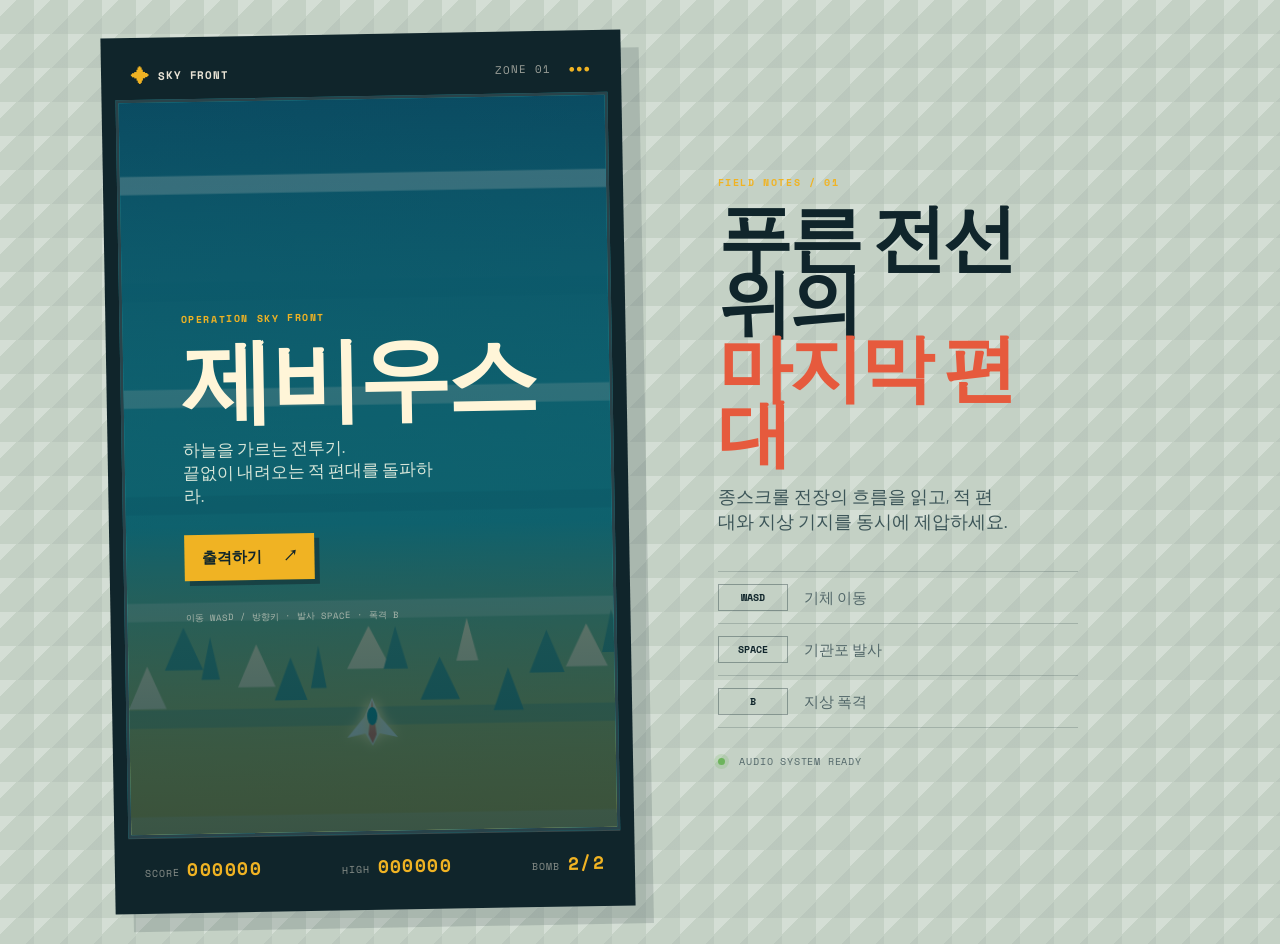
<file: Game01/index.html>
<!DOCTYPE html>
<html lang="ko">
<head>
  <meta charset="UTF-8">
  <meta name="viewport" content="width=device-width, initial-scale=1.0">
  <title>제비우스: SKY FRONT</title>
  <link rel="stylesheet" href="style.css">
</head>
<body>
  <main class="game-shell">
    <section class="cabinet" aria-label="제비우스 슈팅게임">
      <header class="topbar">
        <div class="brand"><span class="brand-mark">✦</span><span>SKY FRONT</span></div>
        <div class="status"><span>ZONE 01</span><span id="lifeStatus">●●●</span></div>
      </header>
      <div class="screen-wrap">
        <canvas id="gameCanvas" width="480" height="720" aria-label="게임 화면"></canvas>
        <div id="startPanel" class="overlay">
          <p class="eyebrow">OPERATION SKY FRONT</p>
          <h1>제비우스</h1>
          <p class="lead">하늘을 가르는 전투기.<br>끝없이 내려오는 적 편대를 돌파하라.</p>
          <button id="startButton" class="primary-button">출격하기 <span>↗</span></button>
          <p class="controls">이동 WASD / 방향키 · 발사 SPACE · 폭격 B</p>
        </div>
        <div id="gameOverPanel" class="overlay hidden">
          <p class="eyebrow">MISSION REPORT</p>
          <h2>전투 종료</h2>
          <p class="final-score">SCORE <strong id="finalScore">000000</strong></p>
          <button id="restartButton" class="primary-button">다시 출격 <span>↗</span></button>
        </div>
      </div>
      <footer class="bottombar">
        <div><span class="label">SCORE</span><strong id="score">000000</strong></div>
        <div><span class="label">HIGH</span><strong id="highScore">000000</strong></div>
        <div><span class="label">BOMB</span><strong id="bombs">2/2</strong></div>
      </footer>
    </section>
    <aside class="briefing">
      <p class="eyebrow">FIELD NOTES / 01</p>
      <h2>푸른 전선 위의<br><em>마지막 편대</em></h2>
      <p>종스크롤 전장의 흐름을 읽고, 적 편대와 지상 기지를 동시에 제압하세요.</p>
      <div class="key-list">
        <div><kbd>WASD</kbd><span>기체 이동</span></div>
        <div><kbd>SPACE</kbd><span>기관포 발사</span></div>
        <div><kbd>B</kbd><span>지상 폭격</span></div>
      </div>
      <div class="signal"><span></span> AUDIO SYSTEM READY</div>
    </aside>
  </main>
  <script src="game.js"></script>
</body>
</html>
</file>
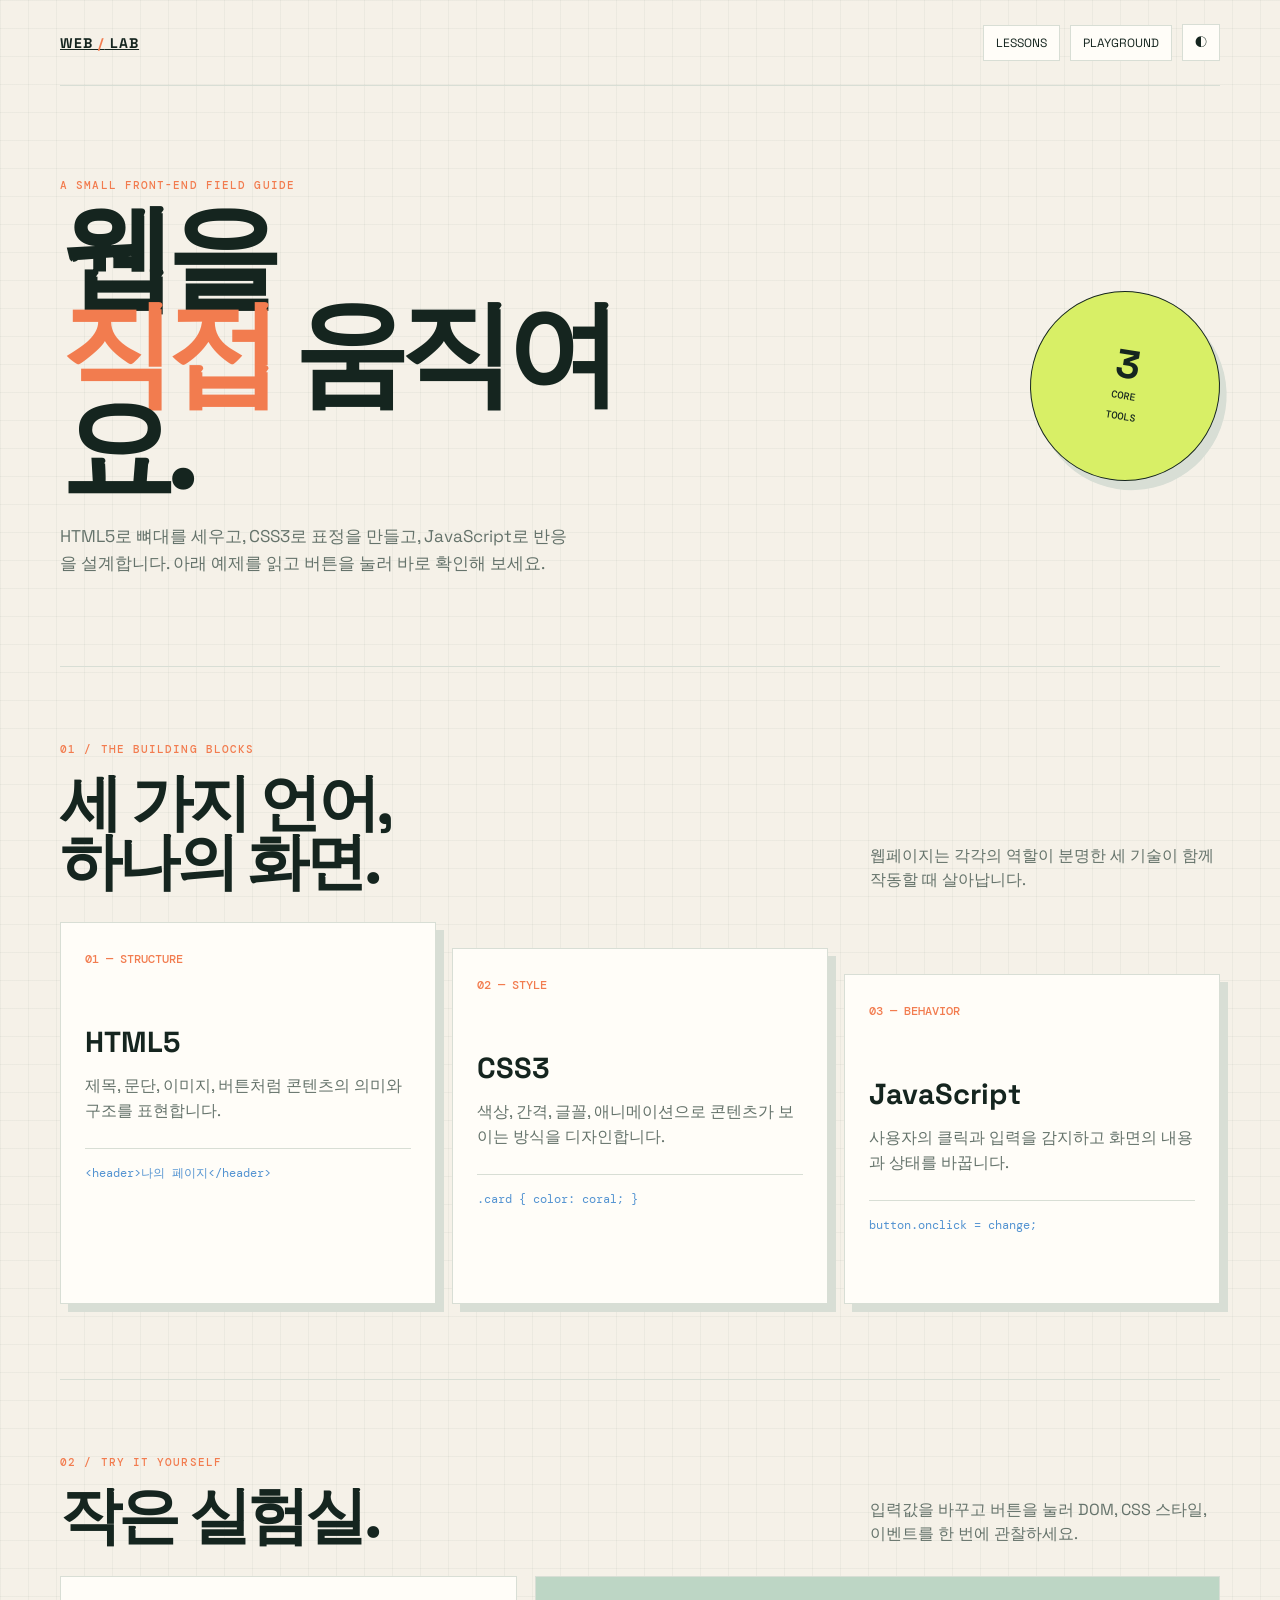
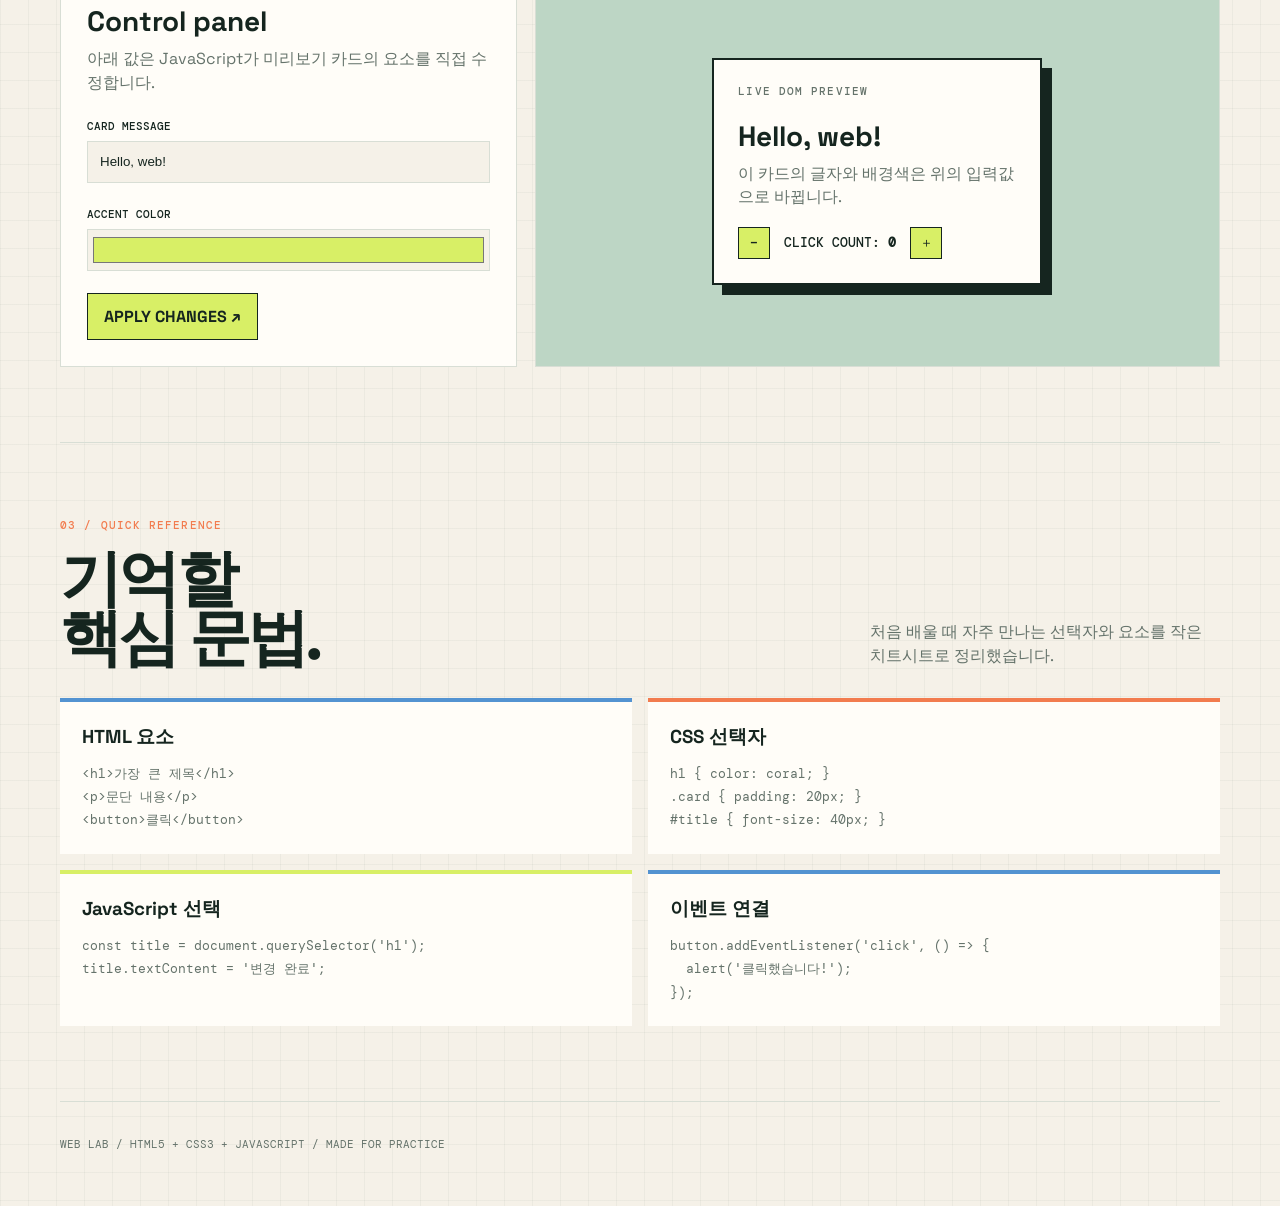
<file: DemoPage.html>
<!DOCTYPE html>
<html lang="ko">
<head>
  <meta charset="UTF-8">
  <meta name="viewport" content="width=device-width, initial-scale=1.0">
  <meta name="description" content="HTML5, CSS3, JavaScript를 한 페이지에서 공부하는 인터랙티브 학습 노트">
  <title>WEB LAB | HTML CSS JavaScript</title>
  <style>
    @import url('https://fonts.googleapis.com/css2?family=DM+Mono:wght@400;500&family=Space+Grotesk:wght@400;500;600;700&display=swap');

    :root {
      --ink: #15251f;
      --muted: #65736b;
      --paper: #f5f1e8;
      --panel: #fffdf8;
      --line: #d8ded5;
      --lime: #d8ef66;
      --orange: #f27c4f;
      --blue: #5393d1;
      --shadow: 8px 8px 0 #d8ded5;
    }

    * { box-sizing: border-box; }
    html { scroll-behavior: smooth; }
    body {
      margin: 0;
      color: var(--ink);
      background-color: var(--paper);
      background-image: linear-gradient(rgba(21, 37, 31, .04) 1px, transparent 1px), linear-gradient(90deg, rgba(21, 37, 31, .04) 1px, transparent 1px);
      background-size: 28px 28px;
      font-family: 'Space Grotesk', sans-serif;
    }
    body.dark {
      --ink: #f5f1e8;
      --muted: #aab5ad;
      --paper: #17231e;
      --panel: #223129;
      --line: #405148;
      --shadow: 8px 8px 0 #0d1511;
      background-color: var(--paper);
    }
    a { color: inherit; }
    button { font: inherit; }

    .site-header {
      width: min(1160px, calc(100% - 40px));
      margin: auto;
      padding: 24px 0;
      display: flex;
      justify-content: space-between;
      align-items: center;
      border-bottom: 1px solid var(--line);
    }
    .logo { font-size: 14px; font-weight: 700; letter-spacing: .08em; }
    .logo span { color: var(--orange); }
    .top-actions { display: flex; gap: 10px; align-items: center; }
    .icon-button, .nav-link {
      border: 1px solid var(--line);
      padding: 9px 12px;
      color: var(--ink);
      background: var(--panel);
      cursor: pointer;
      text-decoration: none;
      font-size: 12px;
    }
    .icon-button:hover, .nav-link:hover { border-color: var(--ink); transform: translateY(-2px); }

    main { width: min(1160px, calc(100% - 40px)); margin: auto; }
    .hero { min-height: 500px; padding: 92px 0 72px; display: grid; grid-template-columns: 1.2fr .8fr; gap: 60px; align-items: end; }
    .eyebrow, .section-label { margin: 0 0 18px; color: var(--orange); font: 500 11px 'DM Mono', monospace; letter-spacing: .1em; text-transform: uppercase; }
    h1, h2, h3, p { margin-top: 0; }
    h1 { max-width: 730px; margin-bottom: 26px; font-size: clamp(58px, 9vw, 118px); line-height: .83; letter-spacing: -.075em; }
    h1 em { color: var(--orange); font-style: normal; }
    .hero-copy { max-width: 510px; color: var(--muted); font-size: 17px; line-height: 1.6; }
    .hero-stamp { align-self: center; justify-self: end; width: 190px; height: 190px; padding: 25px; border: 1px solid var(--ink); border-radius: 50%; display: grid; place-items: center; text-align: center; transform: rotate(9deg); background: var(--lime); box-shadow: var(--shadow); }
    .hero-stamp strong { display: block; font-size: 40px; line-height: .9; }
    .hero-stamp small { font: 500 10px 'DM Mono', monospace; }

    .section { padding: 75px 0; border-top: 1px solid var(--line); }
    .section-heading { display: flex; justify-content: space-between; gap: 30px; align-items: end; margin-bottom: 30px; }
    .section h2 { max-width: 520px; margin-bottom: 0; font-size: clamp(34px, 5vw, 62px); line-height: .95; letter-spacing: -.06em; }
    .section-intro { max-width: 350px; margin-bottom: 0; color: var(--muted); line-height: 1.5; }
    .lesson-grid { display: grid; grid-template-columns: repeat(3, 1fr); gap: 16px; }
    .lesson-card { min-height: 330px; padding: 24px; border: 1px solid var(--line); background: var(--panel); box-shadow: var(--shadow); transition: transform .2s; }
    .lesson-card:hover { transform: translate(-3px, -3px); }
    .lesson-card:nth-child(2) { margin-top: 26px; }
    .lesson-card:nth-child(3) { margin-top: 52px; }
    .lesson-card .number { color: var(--orange); font: 500 12px 'DM Mono', monospace; }
    .lesson-card h3 { margin: 55px 0 14px; font-size: 29px; }
    .lesson-card p { color: var(--muted); line-height: 1.55; }
    .code-line { display: block; margin-top: 24px; padding-top: 16px; border-top: 1px solid var(--line); color: var(--blue); font: 12px 'DM Mono', monospace; }

    .playground { display: grid; grid-template-columns: .8fr 1.2fr; gap: 18px; }
    .control-panel, .preview-panel { padding: 26px; border: 1px solid var(--line); background: var(--panel); }
    .control-panel h3 { margin-bottom: 8px; font-size: 28px; }
    .control-panel p { color: var(--muted); line-height: 1.5; }
    .control-row { margin-top: 24px; }
    label { display: block; margin-bottom: 8px; font: 500 11px 'DM Mono', monospace; text-transform: uppercase; }
    input[type="text"], input[type="color"] { width: 100%; height: 42px; border: 1px solid var(--line); background: var(--paper); color: var(--ink); padding: 0 12px; }
    input[type="color"] { padding: 3px; cursor: pointer; }
    .action-button { margin-top: 22px; border: 1px solid var(--ink); padding: 12px 16px; color: var(--ink); background: var(--lime); cursor: pointer; font-weight: 700; }
    .action-button:hover { box-shadow: 4px 4px 0 var(--ink); transform: translate(-2px, -2px); }
    .preview-panel { display: grid; place-items: center; min-height: 345px; background: #bdd6c5; }
    .demo-card { width: min(100%, 330px); padding: 24px; border: 2px solid var(--ink); background: var(--panel); box-shadow: 10px 10px 0 var(--ink); transition: background .25s, transform .25s; }
    .demo-card.active { transform: rotate(-3deg) scale(1.03); }
    .demo-card h3 { margin-bottom: 8px; font-size: 28px; }
    .demo-card p { margin-bottom: 18px; color: var(--muted); line-height: 1.45; }
    .counter { display: flex; align-items: center; gap: 14px; font: 500 13px 'DM Mono', monospace; }
    .counter button { width: 32px; height: 32px; border: 1px solid var(--ink); color: var(--ink); background: var(--lime); cursor: pointer; }

    .cheatsheet { display: grid; grid-template-columns: 1fr 1fr; gap: 16px; }
    .cheat { padding: 22px; border-top: 4px solid var(--blue); background: var(--panel); }
    .cheat:nth-child(2) { border-color: var(--orange); }
    .cheat:nth-child(3) { border-color: var(--lime); }
    .cheat h3 { margin-bottom: 12px; }
    .cheat code { display: block; color: var(--muted); font: 13px/1.8 'DM Mono', monospace; white-space: pre-wrap; }
    footer { padding: 35px 0 55px; color: var(--muted); border-top: 1px solid var(--line); font: 11px 'DM Mono', monospace; }

    @media (max-width: 760px) {
      .site-header, main { width: min(100% - 28px, 600px); }
      .hero { min-height: 0; padding: 65px 0 60px; grid-template-columns: 1fr; gap: 40px; }
      .hero-stamp { justify-self: start; width: 145px; height: 145px; }
      .hero-stamp strong { font-size: 30px; }
      .section-heading, .playground { grid-template-columns: 1fr; display: grid; }
      .lesson-grid, .cheatsheet { grid-template-columns: 1fr; }
      .lesson-card:nth-child(n) { margin-top: 0; }
      .section { padding: 55px 0; }
    }
  </style>
</head>
<body>
  <header class="site-header">
    <a class="logo" href="#top">WEB <span>/</span> LAB</a>
    <nav class="top-actions" aria-label="페이지 메뉴">
      <a class="nav-link" href="#lessons">LESSONS</a>
      <a class="nav-link" href="#playground">PLAYGROUND</a>
      <button class="icon-button" id="themeButton" type="button" aria-label="색상 테마 전환">◐</button>
    </nav>
  </header>

  <main id="top">
    <section class="hero" aria-labelledby="page-title">
      <div>
        <p class="eyebrow">A SMALL FRONT-END FIELD GUIDE</p>
        <h1 id="page-title">웹을<br><em>직접</em> 움직여요.</h1>
        <p class="hero-copy">HTML5로 뼈대를 세우고, CSS3로 표정을 만들고, JavaScript로 반응을 설계합니다. 아래 예제를 읽고 버튼을 눌러 바로 확인해 보세요.</p>
      </div>
      <div class="hero-stamp" aria-label="세 가지 핵심 기술">
        <div><strong>3</strong><small>CORE<br>TOOLS</small></div>
      </div>
    </section>

    <section class="section" id="lessons" aria-labelledby="lesson-title">
      <div class="section-heading">
        <div>
          <p class="section-label">01 / THE BUILDING BLOCKS</p>
          <h2 id="lesson-title">세 가지 언어,<br>하나의 화면.</h2>
        </div>
        <p class="section-intro">웹페이지는 각각의 역할이 분명한 세 기술이 함께 작동할 때 살아납니다.</p>
      </div>
      <div class="lesson-grid">
        <article class="lesson-card">
          <span class="number">01 — STRUCTURE</span>
          <h3>HTML5</h3>
          <p>제목, 문단, 이미지, 버튼처럼 콘텐츠의 의미와 구조를 표현합니다.</p>
          <code class="code-line">&lt;header&gt;나의 페이지&lt;/header&gt;</code>
        </article>
        <article class="lesson-card">
          <span class="number">02 — STYLE</span>
          <h3>CSS3</h3>
          <p>색상, 간격, 글꼴, 애니메이션으로 콘텐츠가 보이는 방식을 디자인합니다.</p>
          <code class="code-line">.card { color: coral; }</code>
        </article>
        <article class="lesson-card">
          <span class="number">03 — BEHAVIOR</span>
          <h3>JavaScript</h3>
          <p>사용자의 클릭과 입력을 감지하고 화면의 내용과 상태를 바꿉니다.</p>
          <code class="code-line">button.onclick = change;</code>
        </article>
      </div>
    </section>

    <section class="section" id="playground" aria-labelledby="playground-title">
      <div class="section-heading">
        <div>
          <p class="section-label">02 / TRY IT YOURSELF</p>
          <h2 id="playground-title">작은 실험실.</h2>
        </div>
        <p class="section-intro">입력값을 바꾸고 버튼을 눌러 DOM, CSS 스타일, 이벤트를 한 번에 관찰하세요.</p>
      </div>
      <div class="playground">
        <div class="control-panel">
          <h3>Control panel</h3>
          <p>아래 값은 JavaScript가 미리보기 카드의 요소를 직접 수정합니다.</p>
          <div class="control-row">
            <label for="messageInput">Card message</label>
            <input id="messageInput" type="text" value="Hello, web!">
          </div>
          <div class="control-row">
            <label for="colorInput">Accent color</label>
            <input id="colorInput" type="color" value="#d8ef66">
          </div>
          <button class="action-button" id="applyButton" type="button">APPLY CHANGES ↗</button>
        </div>
        <div class="preview-panel">
          <article class="demo-card" id="demoCard">
            <p class="eyebrow">LIVE DOM PREVIEW</p>
            <h3 id="previewTitle">Hello, web!</h3>
            <p>이 카드의 글자와 배경색은 위의 입력값으로 바뀝니다.</p>
            <div class="counter">
              <button id="minusButton" type="button" aria-label="카운트 감소">−</button>
              <span>CLICK COUNT: <strong id="countValue">0</strong></span>
              <button id="plusButton" type="button" aria-label="카운트 증가">＋</button>
            </div>
          </article>
        </div>
      </div>
    </section>

    <section class="section" aria-labelledby="cheatsheet-title">
      <div class="section-heading">
        <div>
          <p class="section-label">03 / QUICK REFERENCE</p>
          <h2 id="cheatsheet-title">기억할<br>핵심 문법.</h2>
        </div>
        <p class="section-intro">처음 배울 때 자주 만나는 선택자와 요소를 작은 치트시트로 정리했습니다.</p>
      </div>
      <div class="cheatsheet">
        <div class="cheat"><h3>HTML 요소</h3><code>&lt;h1&gt;가장 큰 제목&lt;/h1&gt;
&lt;p&gt;문단 내용&lt;/p&gt;
&lt;button&gt;클릭&lt;/button&gt;</code></div>
        <div class="cheat"><h3>CSS 선택자</h3><code>h1 { color: coral; }
.card { padding: 20px; }
#title { font-size: 40px; }</code></div>
        <div class="cheat"><h3>JavaScript 선택</h3><code>const title = document.querySelector('h1');
title.textContent = '변경 완료';</code></div>
        <div class="cheat"><h3>이벤트 연결</h3><code>button.addEventListener('click', () =&gt; {
  alert('클릭했습니다!');
});</code></div>
      </div>
    </section>

    <footer>WEB LAB / HTML5 + CSS3 + JAVASCRIPT / MADE FOR PRACTICE</footer>
  </main>

  <script>
    const body = document.body;
    const themeButton = document.querySelector('#themeButton');
    const messageInput = document.querySelector('#messageInput');
    const colorInput = document.querySelector('#colorInput');
    const applyButton = document.querySelector('#applyButton');
    const demoCard = document.querySelector('#demoCard');
    const previewTitle = document.querySelector('#previewTitle');
    const countValue = document.querySelector('#countValue');
    let clickCount = 0;

    themeButton.addEventListener('click', () => {
      body.classList.toggle('dark');
    });

    applyButton.addEventListener('click', () => {
      previewTitle.textContent = messageInput.value || 'Hello, web!';
      demoCard.style.backgroundColor = colorInput.value;
      demoCard.classList.add('active');
      setTimeout(() => demoCard.classList.remove('active'), 500);
    });

    document.querySelector('#plusButton').addEventListener('click', () => {
      clickCount += 1;
      countValue.textContent = clickCount;
    });

    document.querySelector('#minusButton').addEventListener('click', () => {
      clickCount = Math.max(0, clickCount - 1);
      countValue.textContent = clickCount;
    });
  </script>
</body>
</html>
</file>
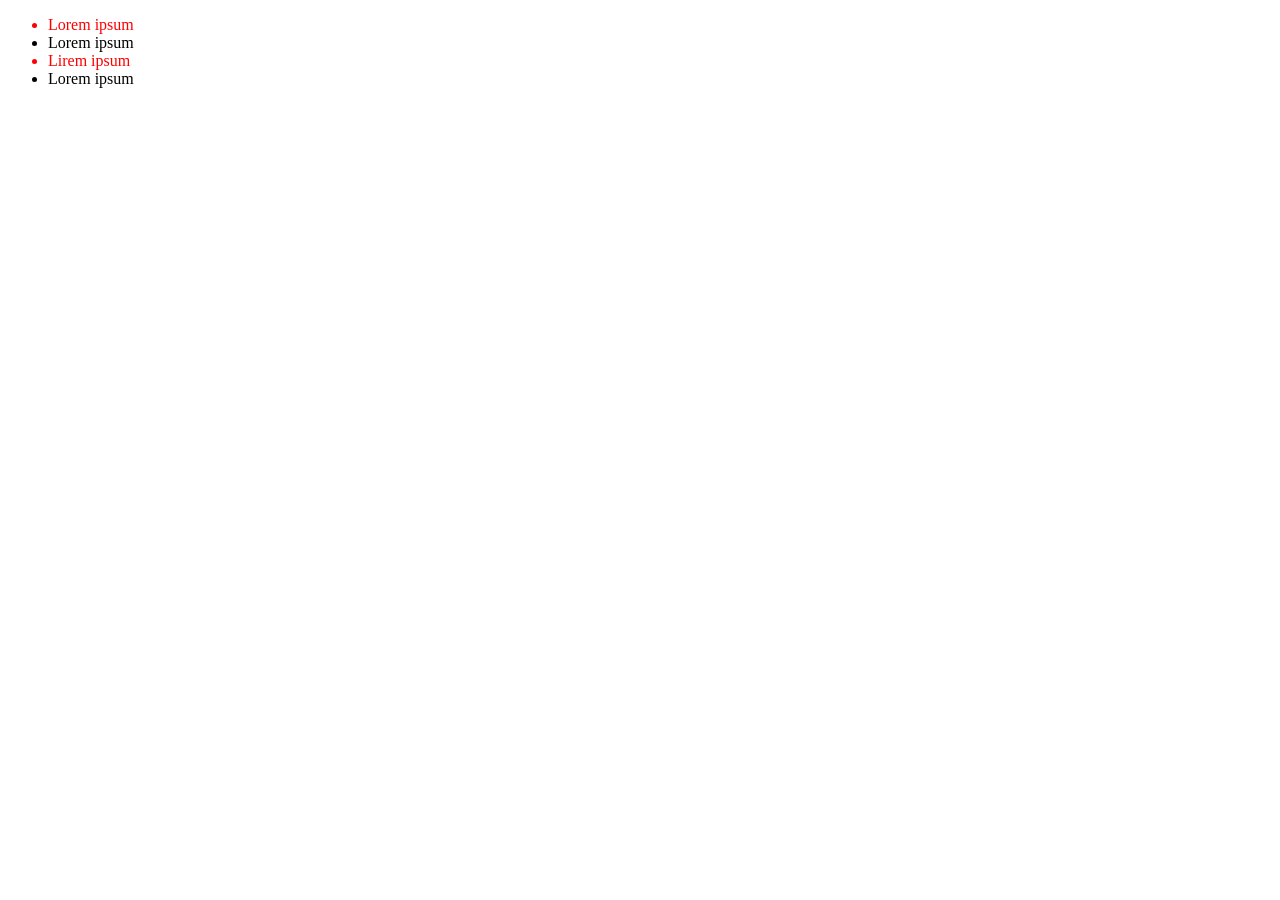
<file: day3/Chap09_Selector.html>
﻿<!DOCTYPE html>
<html xmlns="http://www.w3.org/1999/xhtml">
<head>
<meta http-equiv="Content-Type" content="text/html; charset=utf-8"/>
    <title></title>
    <style>
        /* class 속성으로 select를 가지는 태그의 color속성을  red로 지정한다 */
        .select {
            color: red;
        } 
    </style>
</head>
<body>
    <ul>
        <li class="select">Lorem ipsum</li>
        <li>Lorem ipsum</li>
        <li class="select">Lirem ipsum</li>
        <li>Lorem ipsum</li>
    </ul>
</body>
</html>
</file>
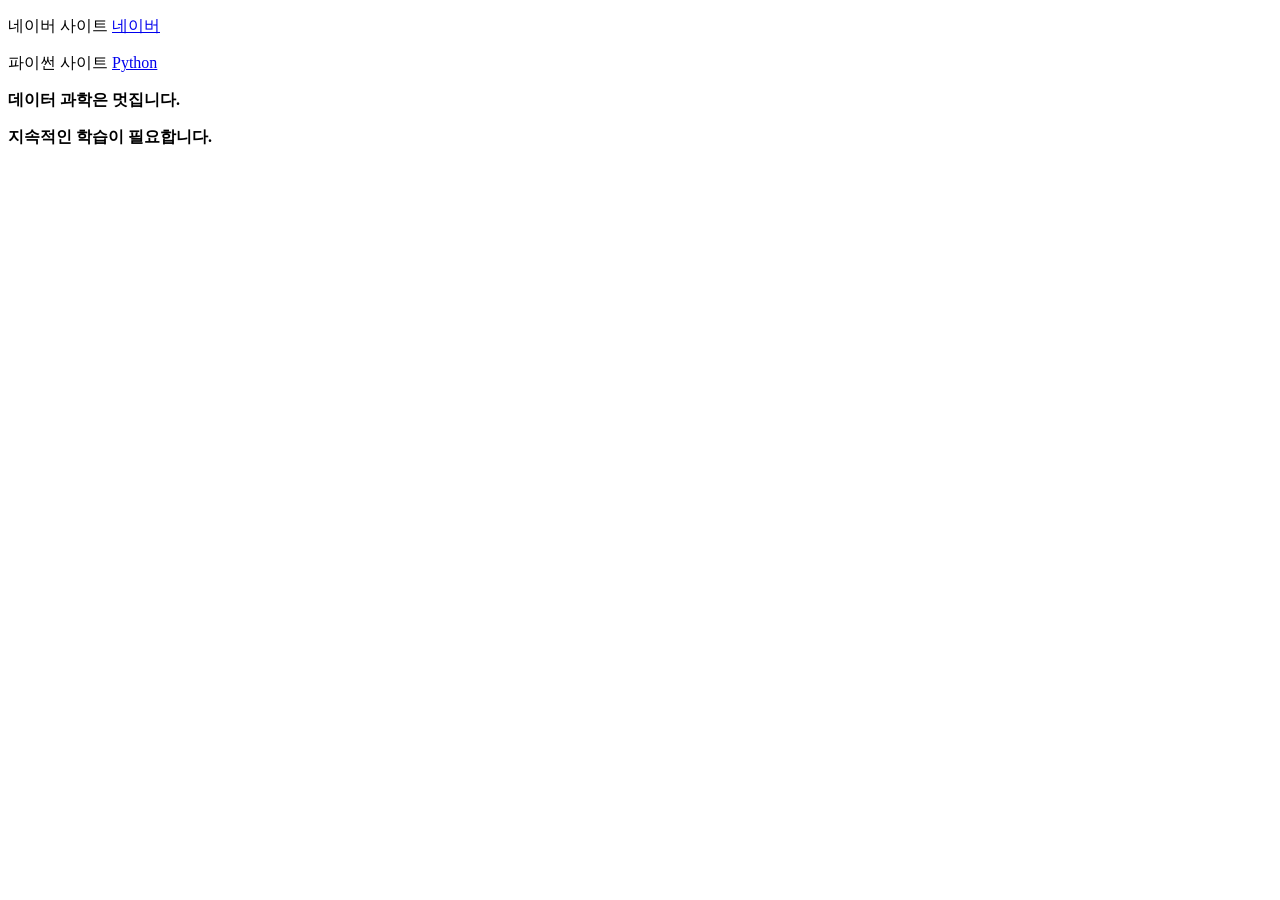
<file: day3/Chap09_test.html>
<!DOCTYPE html>
<html>
    <head>
        <title>
            아주 쉬운 HTML문서 샘플입니다.
        </title>
    </head>
    <body>
        <div>
            <p class="inner-text" id="first">
                네이버 사이트
                <a href="http://www.naver.com" id="credu">
                네이버
                </a>
            </p>
            <p class="inner-text">
                파이썬 사이트
                <a href="https://www.python.org" id="python">
                Python 
                </a>
            </p>
        </div>
        <p class="outer-text" id="second">
            <b>
                데이터 과학은 멋집니다.
            </b>
        </p>
        <p class="outer-text">
            <b>
                지속적인 학습이 필요합니다. 
            </b>
        </p>
    </body>
</html>
</file>
<file: Game01/style.css>
@import url('https://fonts.googleapis.com/css2?family=Barlow+Condensed:wght@500;600;700;800&family=Space+Mono:wght@400;700&display=swap');

:root {
  --ink: #10252b;
  --paper: #e8e3d5;
  --yellow: #f0b323;
  --coral: #e65a3d;
  --teal: #087f82;
  --line: rgba(16, 37, 43, .18);
}

* { box-sizing: border-box; }
html, body { margin: 0; min-height: 100%; }
body {
  background: #c4d1c5;
  color: var(--ink);
  font-family: 'Barlow Condensed', sans-serif;
  background-image: linear-gradient(135deg, rgba(255,255,255,.28) 25%, transparent 25%), linear-gradient(315deg, rgba(16,37,43,.05) 25%, transparent 25%);
  background-size: 34px 34px;
}

.game-shell { width: min(1120px, 100%); min-height: 100vh; margin: auto; padding: 34px 28px; display: grid; grid-template-columns: minmax(420px, 520px) minmax(240px, 1fr); gap: clamp(30px, 7vw, 100px); align-items: center; }
.cabinet { width: 100%; max-width: 520px; padding: 14px; background: var(--ink); box-shadow: 18px 18px 0 rgba(16,37,43,.15); transform: rotate(-1deg); }
.topbar, .bottombar { height: 48px; color: var(--paper); display: flex; align-items: center; justify-content: space-between; padding: 0 16px; font-family: 'Space Mono', monospace; letter-spacing: .08em; font-size: 11px; }
.brand { display: flex; align-items: center; gap: 8px; font-weight: 700; }
.brand-mark { color: var(--yellow); font-size: 18px; }
.status { display: flex; gap: 18px; color: var(--yellow); }
.status span:first-child { color: var(--paper); opacity: .65; }
.screen-wrap { position: relative; overflow: hidden; border: 3px solid #29434a; background: #148c96; aspect-ratio: 2 / 3; }
canvas { display: block; width: 100%; height: 100%; image-rendering: auto; }
.bottombar { border-top: 1px solid rgba(232,227,213,.2); height: 62px; }
.bottombar > div { display: flex; align-items: baseline; gap: 8px; }
.bottombar strong { color: var(--yellow); font-size: 18px; letter-spacing: .08em; }
.label { color: var(--paper); opacity: .55; font-size: 10px; }

.overlay { position: absolute; inset: 0; padding: 18% 12%; display: flex; flex-direction: column; align-items: flex-start; justify-content: center; background: linear-gradient(180deg, rgba(7,54,65,.14), rgba(7,54,65,.78)); color: var(--paper); transition: opacity .25s, visibility .25s; }
.overlay.hidden { opacity: 0; visibility: hidden; pointer-events: none; }
.eyebrow { margin: 0 0 10px; color: var(--yellow); font-family: 'Space Mono', monospace; font-size: 10px; letter-spacing: .16em; font-weight: 700; }
h1, h2 { margin: 0; font-weight: 800; line-height: .88; letter-spacing: -.04em; }
h1 { font-size: clamp(58px, 12vw, 92px); color: #fff5d8; }
h2 { font-size: clamp(44px, 6vw, 68px); }
.lead { max-width: 250px; margin: 20px 0 28px; color: #d6e5d8; font-size: 17px; line-height: 1.35; }
.primary-button { border: 0; padding: 13px 17px; background: var(--yellow); color: var(--ink); font: 700 15px 'Barlow Condensed', sans-serif; cursor: pointer; box-shadow: 5px 5px 0 rgba(16,37,43,.5); transition: transform .15s, box-shadow .15s; }
.primary-button:hover { transform: translate(2px, 2px); box-shadow: 3px 3px 0 rgba(16,37,43,.5); }
.primary-button span { margin-left: 18px; }
.controls { margin: 30px 0 0; color: rgba(232,227,213,.64); font: 9px 'Space Mono', monospace; line-height: 1.5; }
.final-score { margin: 18px 0 24px; color: #c4d1c5; font: 12px 'Space Mono', monospace; }
.final-score strong { color: var(--yellow); font-size: 24px; }

.briefing { max-width: 360px; padding: 18px 0; animation: rise .8s both; }
.briefing h2 { margin: 12px 0 22px; font-size: clamp(45px, 6vw, 74px); }
.briefing h2 em { color: var(--coral); font-style: normal; }
.briefing > p:not(.eyebrow) { max-width: 290px; margin-bottom: 38px; color: #3c5558; font-size: 18px; line-height: 1.35; }
.key-list { border-top: 1px solid var(--line); border-bottom: 1px solid var(--line); margin-bottom: 26px; }
.key-list div { padding: 12px 0; display: flex; align-items: center; gap: 16px; border-bottom: 1px solid var(--line); }
.key-list div:last-child { border: 0; }
kbd { min-width: 70px; padding: 5px 7px; border: 1px solid rgba(16,37,43,.35); font: 700 10px 'Space Mono', monospace; text-align: center; }
.key-list span { color: #526769; font-size: 15px; }
.signal { color: #526769; font: 10px 'Space Mono', monospace; letter-spacing: .08em; }
.signal span { display: inline-block; width: 7px; height: 7px; margin-right: 8px; background: #6db45c; border-radius: 50%; box-shadow: 0 0 0 4px rgba(109,180,92,.2); animation: blink 1.5s infinite; }
@keyframes rise { from { opacity: 0; transform: translateY(20px); } to { opacity: 1; transform: translateY(0); } }
@keyframes blink { 50% { opacity: .35; } }
@media (max-width: 760px) { .game-shell { grid-template-columns: 1fr; padding: 18px; gap: 28px; } .cabinet { margin: auto; transform: none; } .briefing { max-width: 520px; margin: auto; padding-bottom: 30px; } .briefing h2 { font-size: 52px; } }
@media (max-height: 760px) and (min-width: 761px) { .game-shell { padding-top: 15px; padding-bottom: 15px; } }
</file>
